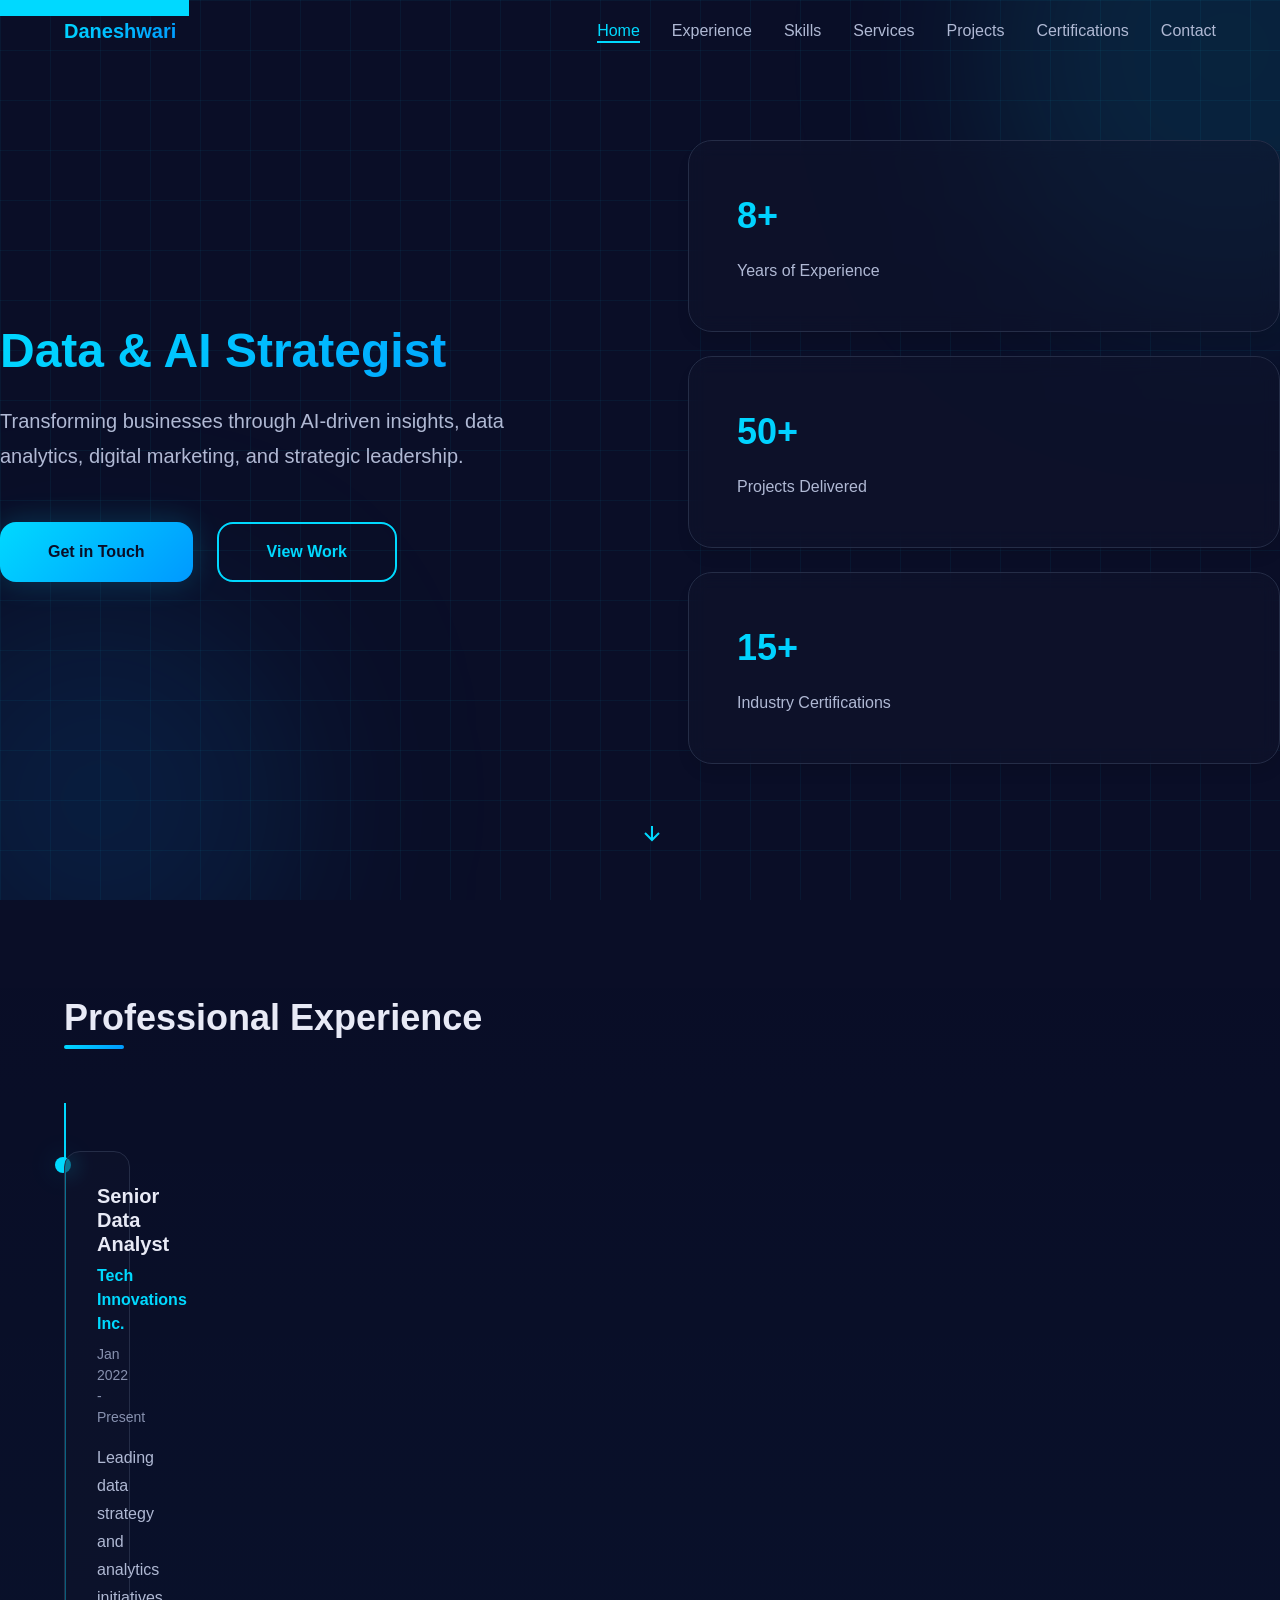
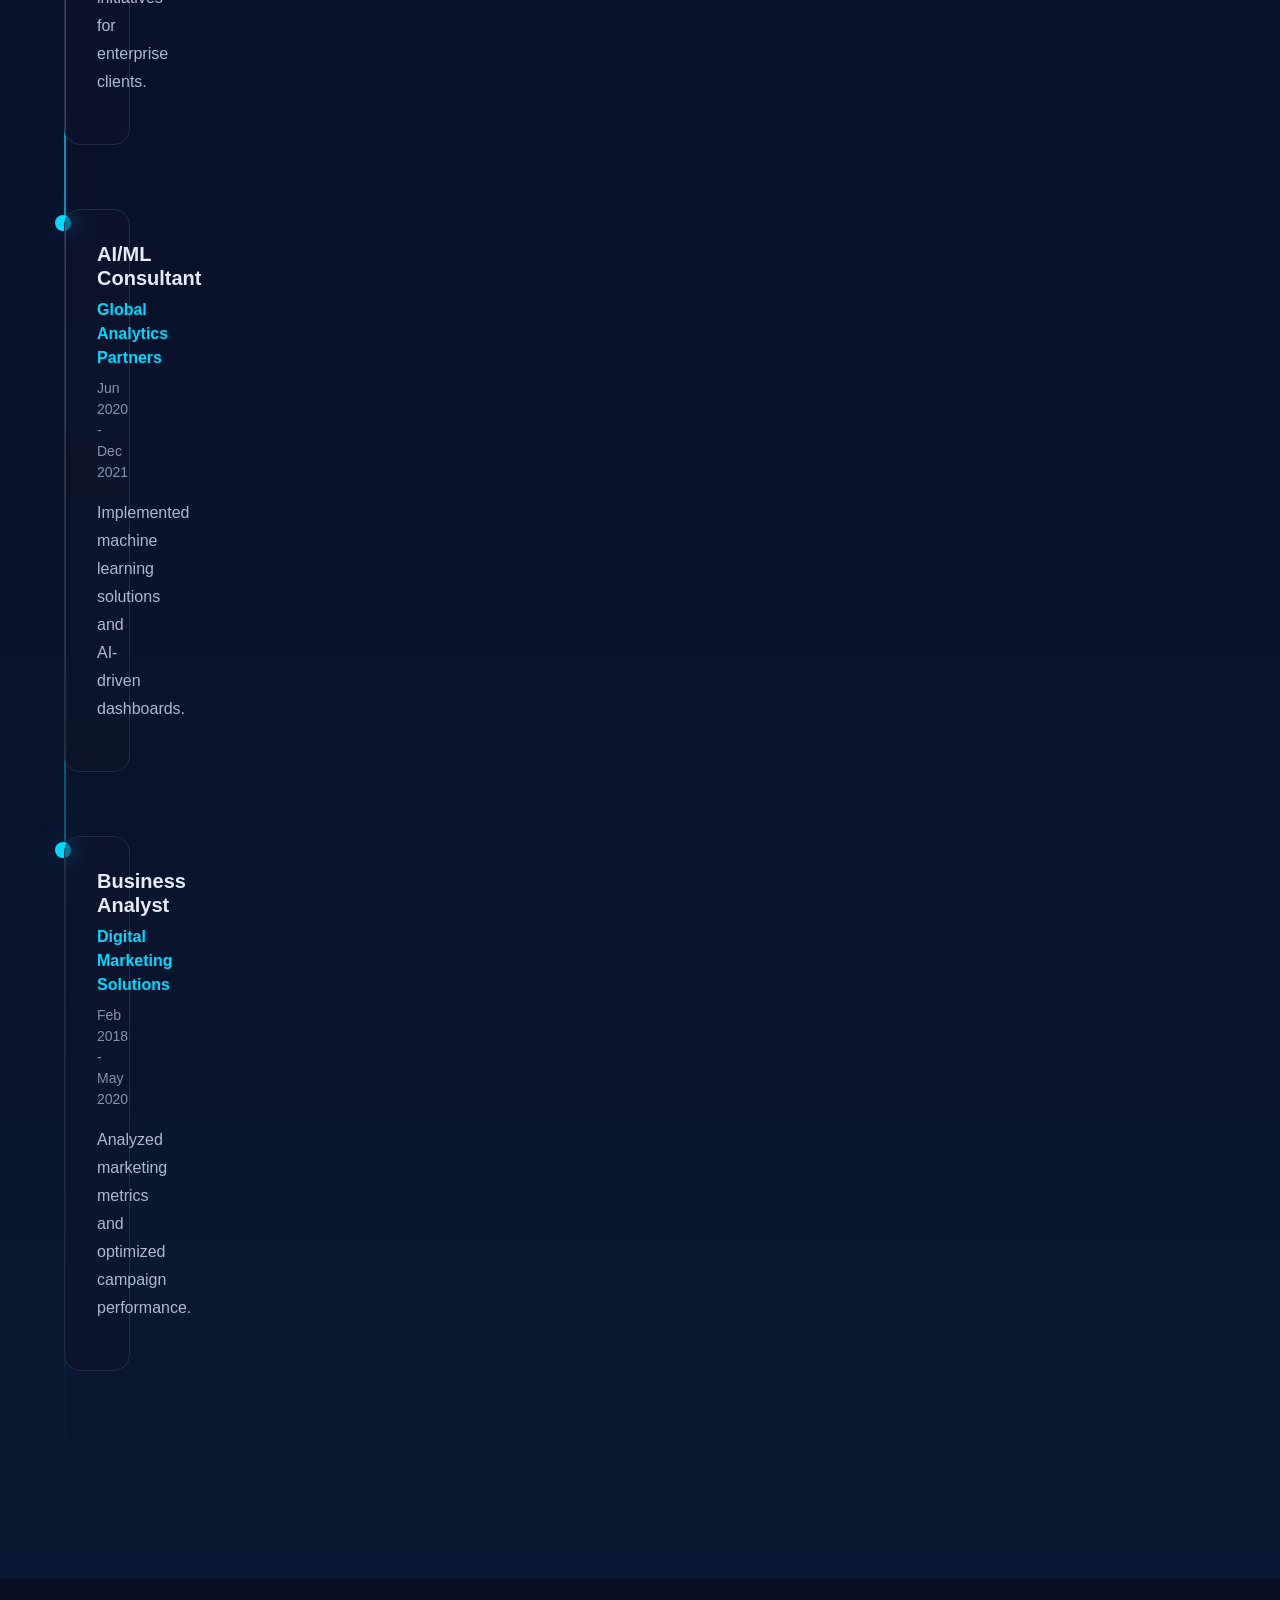
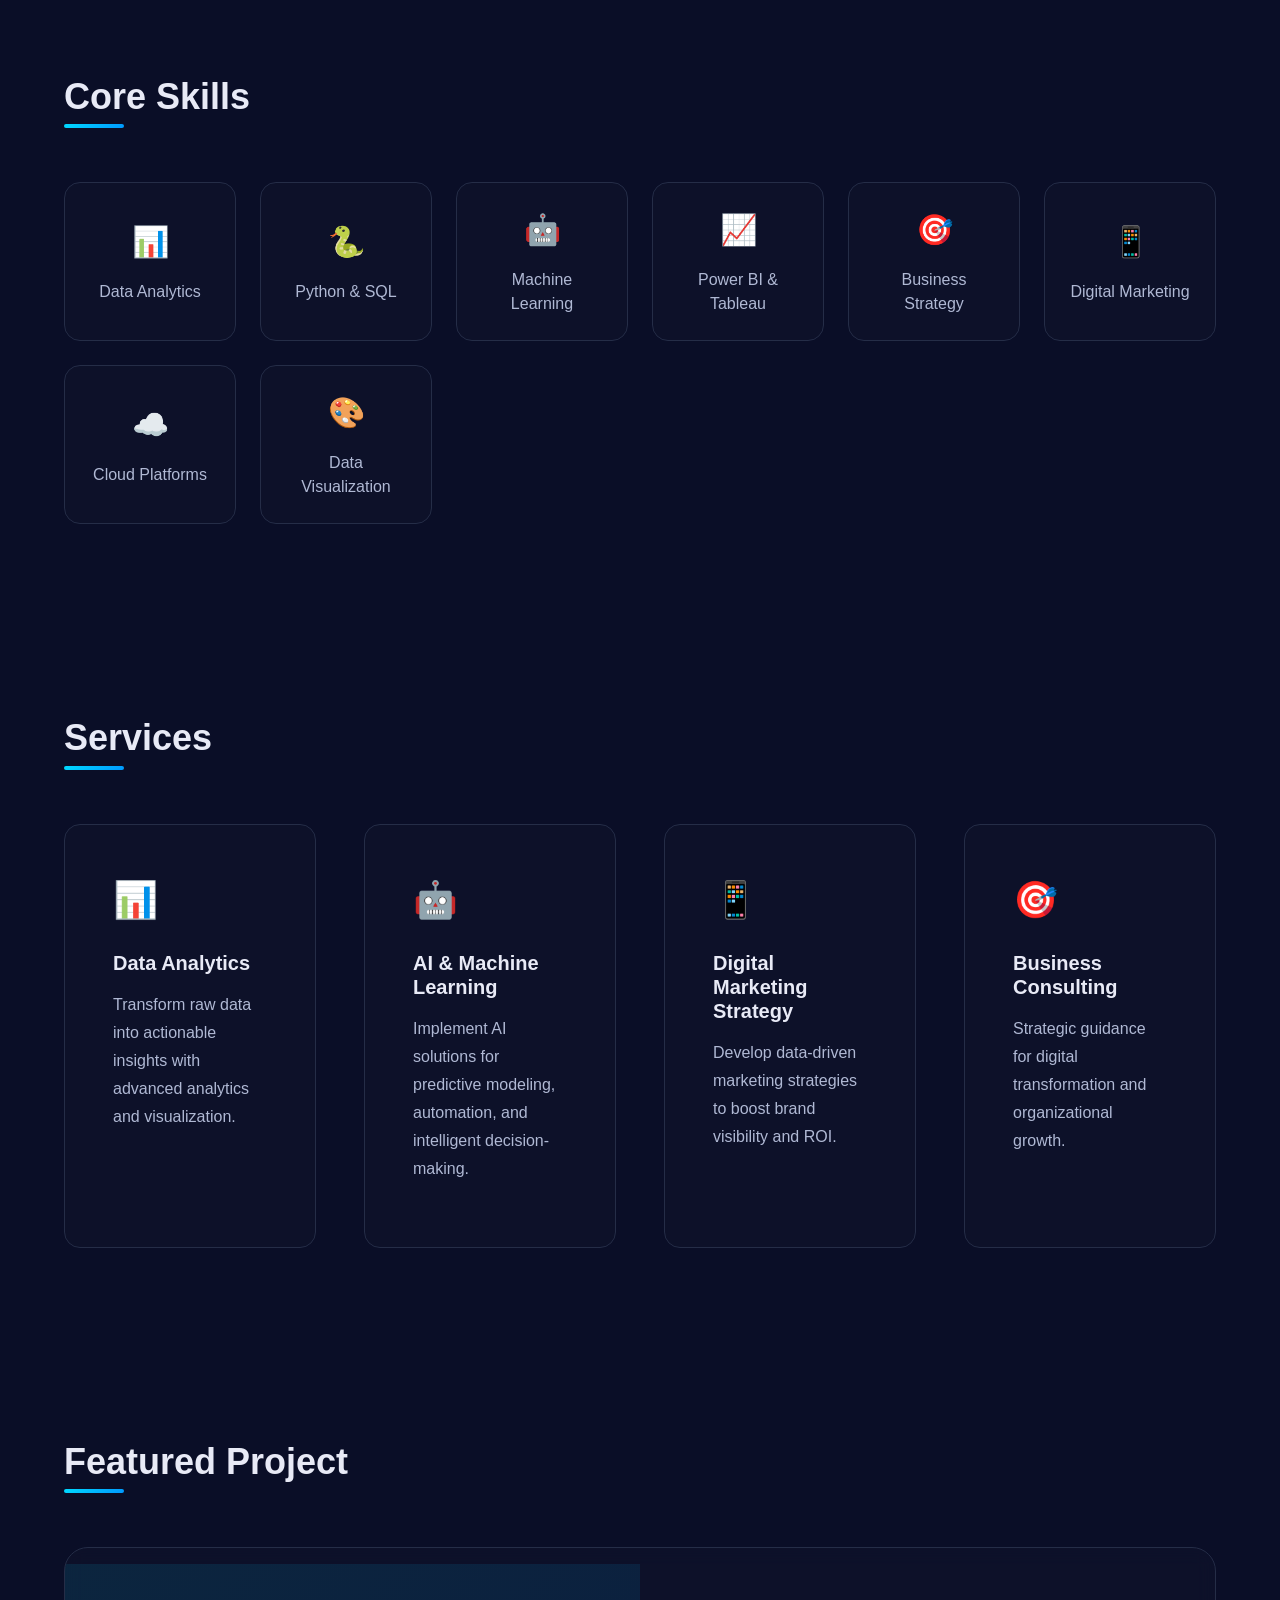
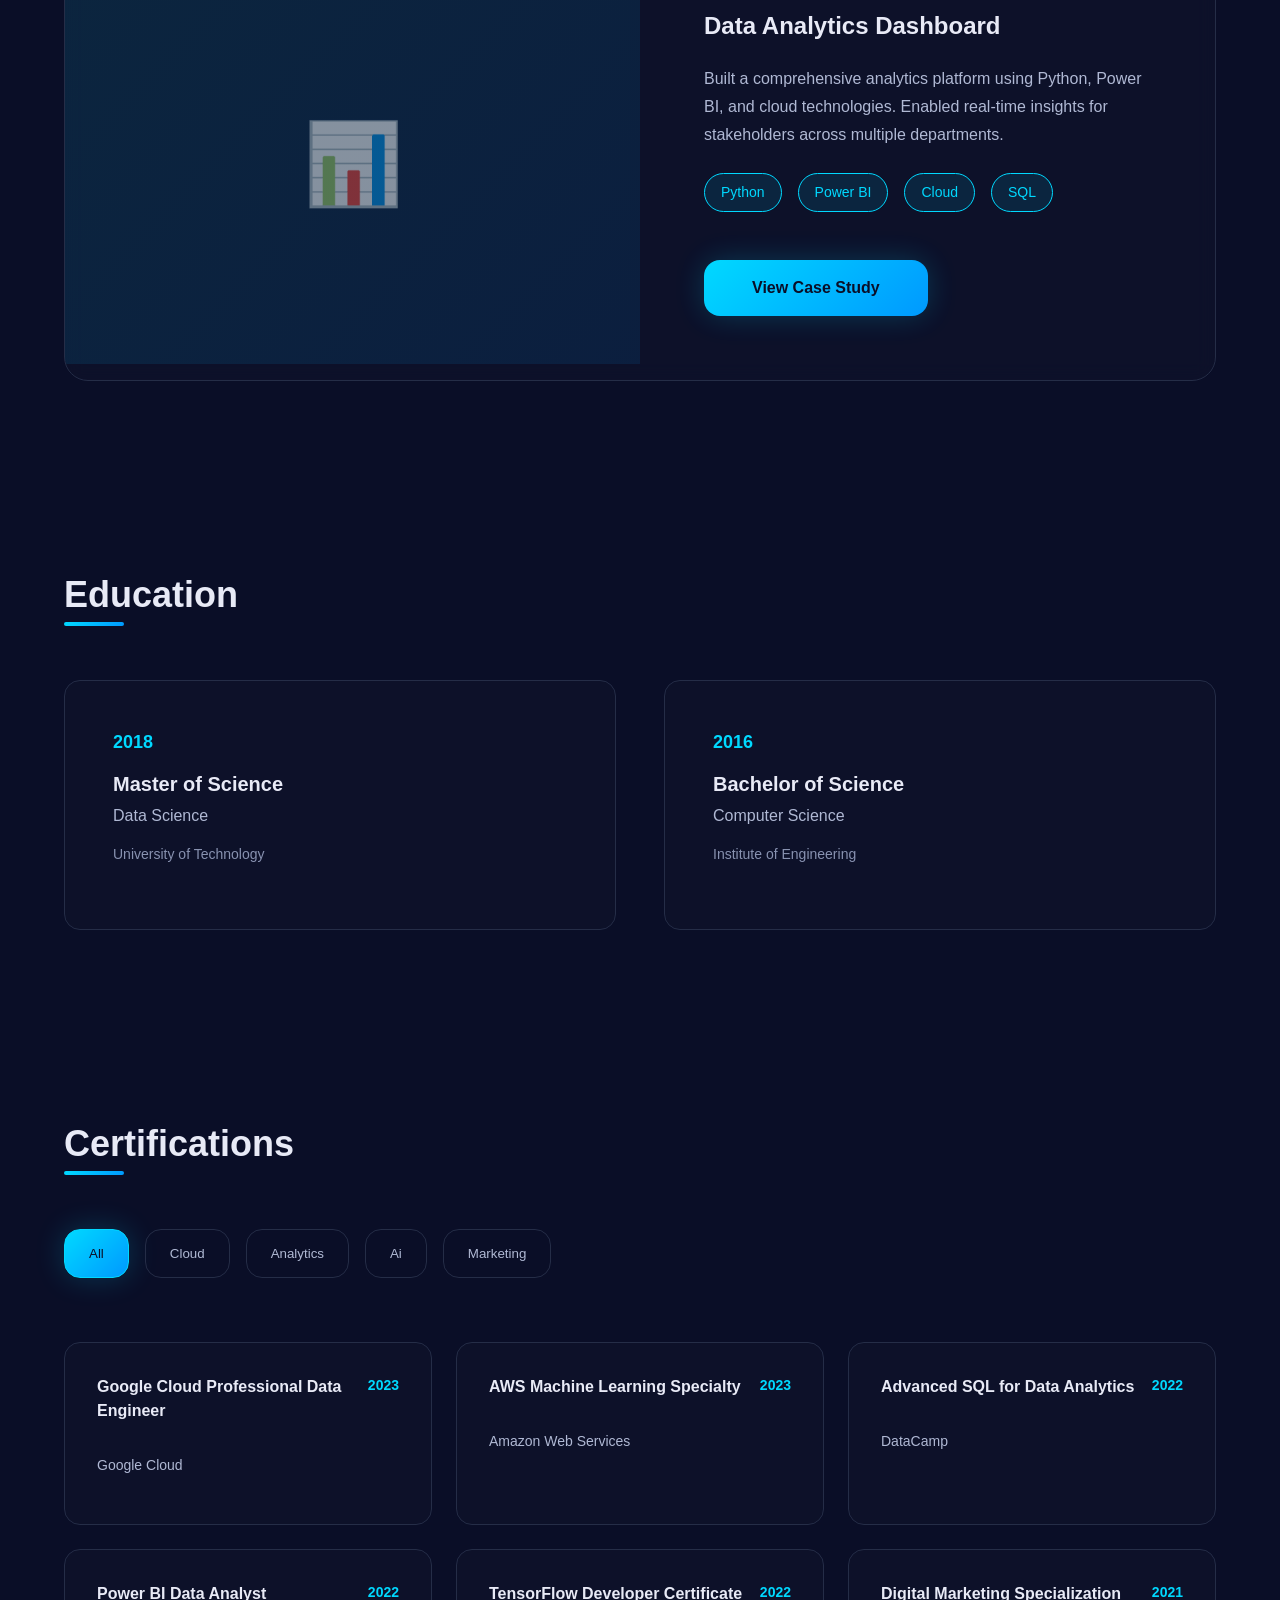
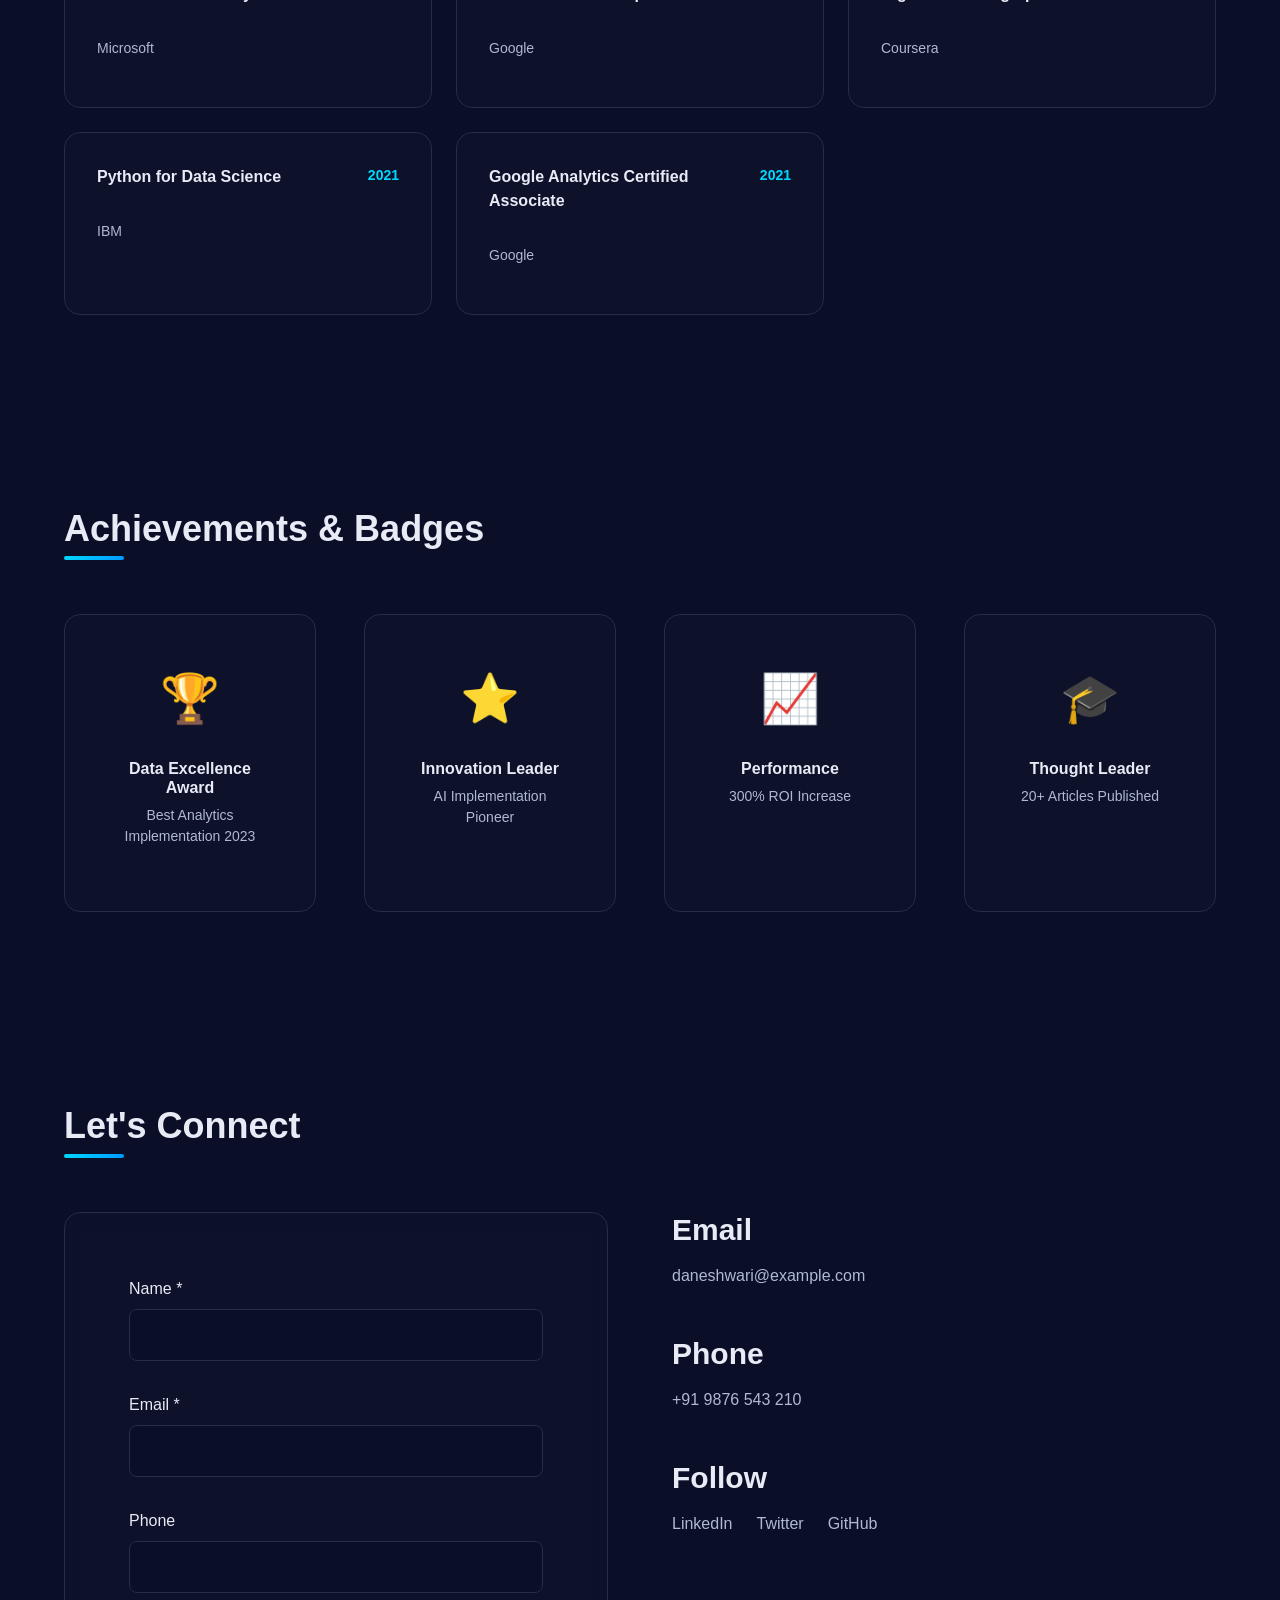
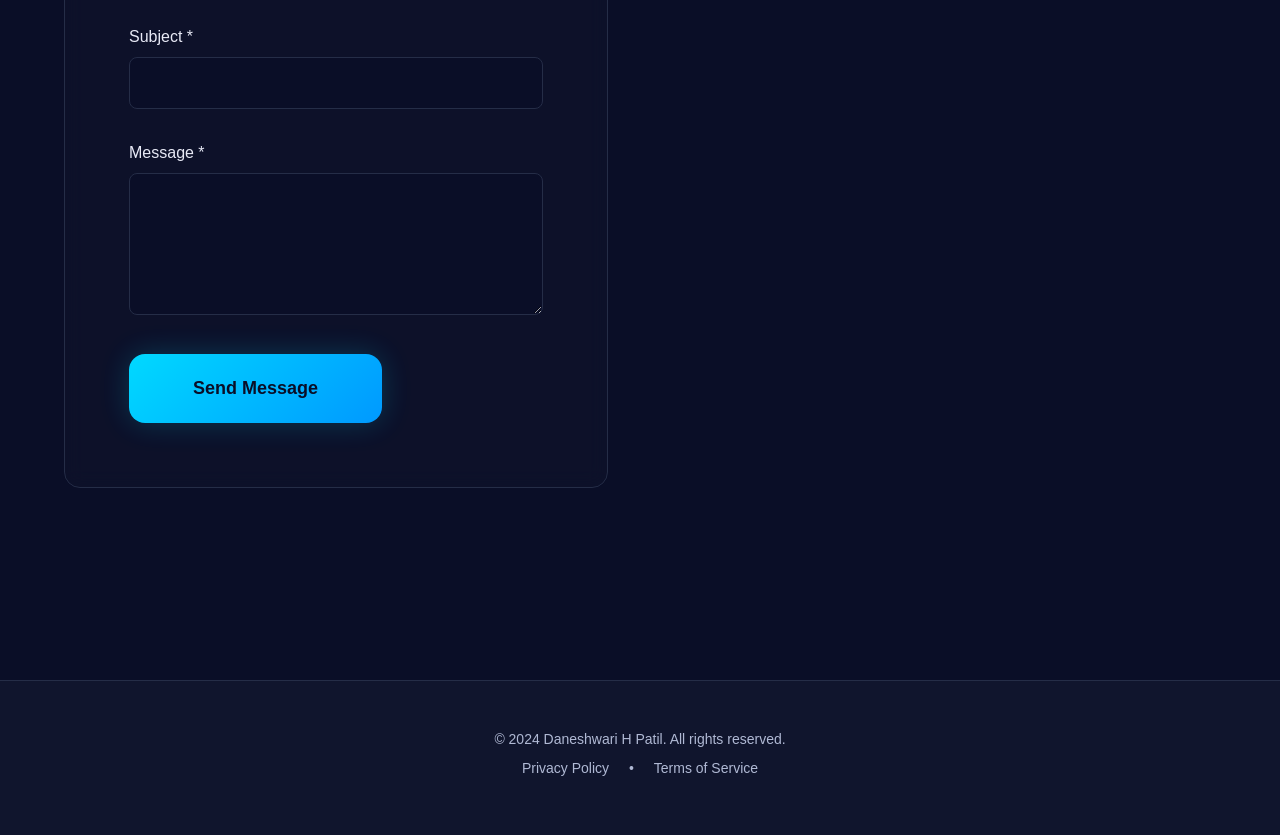
<file: site/index.html>
<!DOCTYPE html>
<html lang="en">
<head>
    <meta charset="UTF-8">
    <meta name="viewport" content="width=device-width, initial-scale=1.0">
    <meta name="description" content="Daneshwari H Patil — Portfolio showcasing AI, Data Analytics, Digital Marketing & Business Strategy expertise.">
    <meta name="theme-color" content="#0a0e27">
    <title>Daneshwari H Patil — Portfolio</title>
    
    <!-- Favicon -->
    <link rel="icon" href="data:image/svg+xml,<svg xmlns='http://www.w3.org/2000/svg' viewBox='0 0 100 100'><rect fill='%230a0e27' width='100' height='100'/><text x='50' y='60' font-size='60' font-weight='bold' text-anchor='middle' fill='%2300d9ff'>D</text></svg>" type="image/svg+xml">
    
    <!-- Stylesheets -->
    <link rel="stylesheet" href="assets/css/styles.css">
</head>
<body>
    <!-- Skip to main content (accessibility) -->
    <a href="#main" class="skip-link">Skip to main content</a>

    <!-- Navigation -->
    <nav class="nav" role="navigation" aria-label="Main navigation">
        <div class="nav__container">
            <div class="nav__logo">
                <span class="nav__logo-text">Daneshwari</span>
            </div>
            <button class="nav__toggle" aria-label="Toggle navigation menu" aria-expanded="false">
                <span></span>
                <span></span>
                <span></span>
            </button>
            <ul class="nav__menu">
                <li><a href="#hero" class="nav__link">Home</a></li>
                <li><a href="#experience" class="nav__link">Experience</a></li>
                <li><a href="#skills" class="nav__link">Skills</a></li>
                <li><a href="#services" class="nav__link">Services</a></li>
                <li><a href="#projects" class="nav__link">Projects</a></li>
                <li><a href="#certifications" class="nav__link">Certifications</a></li>
                <li><a href="#contact" class="nav__link">Contact</a></li>
            </ul>
        </div>
    </nav>

    <!-- Main Content -->
    <main id="main">
        <!-- Hero Section -->
        <section id="hero" class="hero" role="banner">
            <div class="hero__background">
                <div class="hero__grid"></div>
                <div class="hero__glow hero__glow--1"></div>
                <div class="hero__glow hero__glow--2"></div>
            </div>
            <div class="hero__content">
                <div class="hero__text reveal">
                    <h1 class="hero__title">
                        Data & AI Strategist
                    </h1>
                    <p class="hero__subtitle">
                        Transforming businesses through AI-driven insights, data analytics, digital marketing, and strategic leadership.
                    </p>
                    <div class="hero__ctas">
                        <a href="#contact" class="btn btn-primary btn-magnetic">Get in Touch</a>
                        <a href="#projects" class="btn btn-secondary btn-magnetic">View Work</a>
                    </div>
                </div>
                <div class="hero__cards">
                    <div class="float-card reveal-stagger" style="--stagger: 1">
                        <div class="card-stat">
                            <div class="card-stat__number">8+</div>
                            <div class="card-stat__label">Years of Experience</div>
                        </div>
                    </div>
                    <div class="float-card reveal-stagger" style="--stagger: 2">
                        <div class="card-stat">
                            <div class="card-stat__number">50+</div>
                            <div class="card-stat__label">Projects Delivered</div>
                        </div>
                    </div>
                    <div class="float-card reveal-stagger" style="--stagger: 3">
                        <div class="card-stat">
                            <div class="card-stat__number">15+</div>
                            <div class="card-stat__label">Industry Certifications</div>
                        </div>
                    </div>
                </div>
            </div>
            <div class="hero__scroll-cue reveal">
                <svg width="24" height="24" viewBox="0 0 24 24" fill="none" stroke="currentColor" stroke-width="2">
                    <path d="M12 5v14M5 12l7 7 7-7"/>
                </svg>
            </div>
        </section>

        <!-- Experience / Timeline Section -->
        <section id="experience" class="experience" role="region" aria-labelledby="experience-heading">
            <div class="container">
                <h2 id="experience-heading" class="section-header reveal">Professional Experience</h2>
                <div class="timeline" id="timeline"></div>
            </div>
        </section>

        <!-- Skills Section -->
        <section id="skills" class="skills" role="region" aria-labelledby="skills-heading">
            <div class="container">
                <h2 id="skills-heading" class="section-header reveal">Core Skills</h2>
                <div class="skills__grid" id="skillsGrid"></div>
            </div>
        </section>

        <!-- Services Section -->
        <section id="services" class="services" role="region" aria-labelledby="services-heading">
            <div class="container">
                <h2 id="services-heading" class="section-header reveal">Services</h2>
                <div class="services__grid" id="servicesGrid"></div>
            </div>
        </section>

        <!-- Projects Section -->
        <section id="projects" class="projects" role="region" aria-labelledby="projects-heading">
            <div class="container">
                <h2 id="projects-heading" class="section-header reveal">Featured Project</h2>
                <div class="projects__featured reveal">
                    <div class="project-card">
                        <div class="project-card__image">
                            <div class="project-card__image-placeholder">📊</div>
                        </div>
                        <div class="project-card__content">
                            <h3 class="project-card__title">Data Analytics Dashboard</h3>
                            <p class="project-card__description">
                                Built a comprehensive analytics platform using Python, Power BI, and cloud technologies. 
                                Enabled real-time insights for stakeholders across multiple departments.
                            </p>
                            <div class="project-card__tags">
                                <span class="tag">Python</span>
                                <span class="tag">Power BI</span>
                                <span class="tag">Cloud</span>
                                <span class="tag">SQL</span>
                            </div>
                            <a href="#" class="btn btn-primary btn-magnetic">View Case Study</a>
                        </div>
                    </div>
                </div>
            </div>
        </section>

        <!-- Education Section -->
        <section id="education" class="education" role="region" aria-labelledby="education-heading">
            <div class="container">
                <h2 id="education-heading" class="section-header reveal">Education</h2>
                <div class="education__cards" id="educationCards"></div>
            </div>
        </section>

        <!-- Certifications Section -->
        <section id="certifications" class="certifications" role="region" aria-labelledby="certifications-heading">
            <div class="container">
                <h2 id="certifications-heading" class="section-header reveal">Certifications</h2>
                <div class="certifications__filters" id="certFilters"></div>
                <div class="certifications__grid" id="certificationsGrid"></div>
            </div>
        </section>

        <!-- Achievements Section -->
        <section id="achievements" class="achievements" role="region" aria-labelledby="achievements-heading">
            <div class="container">
                <h2 id="achievements-heading" class="section-header reveal">Achievements & Badges</h2>
                <div class="achievements__grid" id="achievementsGrid"></div>
            </div>
        </section>

        <!-- Contact Section -->
        <section id="contact" class="contact" role="region" aria-labelledby="contact-heading">
            <div class="container">
                <h2 id="contact-heading" class="section-header reveal">Let's Connect</h2>
                <div class="contact__content">
                    <div class="contact__form-wrapper reveal">
                        <form id="contactForm" class="contact__form" novalidate>
                            <div class="form-group">
                                <label for="name" class="form-label">Name *</label>
                                <input 
                                    type="text" 
                                    id="name" 
                                    name="name" 
                                    class="form-input" 
                                    required 
                                    aria-required="true"
                                    autocomplete="name"
                                />
                                <span class="form-error" role="alert"></span>
                            </div>

                            <div class="form-group">
                                <label for="email" class="form-label">Email *</label>
                                <input 
                                    type="email" 
                                    id="email" 
                                    name="email" 
                                    class="form-input" 
                                    required 
                                    aria-required="true"
                                    autocomplete="email"
                                />
                                <span class="form-error" role="alert"></span>
                            </div>

                            <div class="form-group">
                                <label for="phone" class="form-label">Phone</label>
                                <input 
                                    type="tel" 
                                    id="phone" 
                                    name="phone" 
                                    class="form-input"
                                    autocomplete="tel"
                                />
                            </div>

                            <div class="form-group">
                                <label for="subject" class="form-label">Subject *</label>
                                <input 
                                    type="text" 
                                    id="subject" 
                                    name="subject" 
                                    class="form-input" 
                                    required 
                                    aria-required="true"
                                />
                                <span class="form-error" role="alert"></span>
                            </div>

                            <div class="form-group">
                                <label for="message" class="form-label">Message *</label>
                                <textarea 
                                    id="message" 
                                    name="message" 
                                    class="form-textarea" 
                                    rows="6" 
                                    required 
                                    aria-required="true"
                                ></textarea>
                                <span class="form-error" role="alert"></span>
                            </div>

                            <button type="submit" class="btn btn-primary btn-magnetic btn-large">
                                <span class="btn__text">Send Message</span>
                                <span class="btn__loader" aria-hidden="true"></span>
                            </button>
                            <div class="form-message" role="status"></div>
                        </form>
                    </div>
                    <div class="contact__info reveal">
                        <div class="contact__info-item">
                            <h3>Email</h3>
                            <a href="mailto:daneshwari@example.com">daneshwari@example.com</a>
                        </div>
                        <div class="contact__info-item">
                            <h3>Phone</h3>
                            <a href="tel:+919876543210">+91 9876 543 210</a>
                        </div>
                        <div class="contact__info-item">
                            <h3>Follow</h3>
                            <div class="social-links">
                                <a href="#" class="social-link" aria-label="LinkedIn">LinkedIn</a>
                                <a href="#" class="social-link" aria-label="Twitter">Twitter</a>
                                <a href="#" class="social-link" aria-label="GitHub">GitHub</a>
                            </div>
                        </div>
                    </div>
                </div>
            </div>
        </section>
    </main>

    <!-- Footer -->
    <footer class="footer">
        <div class="container">
            <p>&copy; 2024 Daneshwari H Patil. All rights reserved.</p>
            <p class="footer__links">
                <a href="#">Privacy Policy</a> • 
                <a href="#">Terms of Service</a>
            </p>
        </div>
    </footer>

    <!-- Scripts -->
    <script src="assets/js/script.js"></script>
</body>
</html>
</file>
<file: site/assets/css/styles.css>
/* ========================================
   Daneshwari's Portfolio Site - Stylesheet
   ======================================== */

/* ========================================
   Design Tokens (Color, Typography, Spacing)
   ======================================== */

:root {
    /* Colors - Midnight Theme */
    --color-bg: #0a0e27;
    --color-surface: #10152d;
    --color-surface-light: #1a1f3a;
    --color-border: #252d47;
    --color-text: #e8eaf6;
    --color-text-secondary: #b0b9d4;
    --color-text-tertiary: #8892b0;
    --color-accent: #00d9ff;
    --color-accent-dark: #00a8cc;
    --color-success: #4ade80;
    --color-warning: #fbbf24;
    --color-error: #f87171;

    /* Gradients */
    --gradient-accent: linear-gradient(135deg, #00d9ff 0%, #0099ff 100%);
    --gradient-dark: linear-gradient(135deg, #0a0e27 0%, #10152d 100%);

    /* Typography */
    --font-family-base: -apple-system, BlinkMacSystemFont, 'Segoe UI', Roboto, 'Helvetica Neue', Arial, sans-serif;
    --font-family-mono: 'Fira Code', 'Courier New', monospace;
    --font-size-xs: 0.75rem;
    --font-size-sm: 0.875rem;
    --font-size-base: 1rem;
    --font-size-lg: 1.125rem;
    --font-size-xl: 1.25rem;
    --font-size-2xl: 1.5rem;
    --font-size-3xl: 1.875rem;
    --font-size-4xl: 2.25rem;
    --font-size-5xl: 3rem;
    --font-weight-light: 300;
    --font-weight-normal: 400;
    --font-weight-medium: 500;
    --font-weight-semibold: 600;
    --font-weight-bold: 700;

    /* Line Heights */
    --line-height-tight: 1.2;
    --line-height-normal: 1.5;
    --line-height-relaxed: 1.75;

    /* Spacing */
    --space-xs: 0.25rem;
    --space-sm: 0.5rem;
    --space-md: 1rem;
    --space-lg: 1.5rem;
    --space-xl: 2rem;
    --space-2xl: 3rem;
    --space-3xl: 4rem;
    --space-4xl: 6rem;

    /* Border Radius */
    --radius-sm: 0.375rem;
    --radius-md: 0.5rem;
    --radius-lg: 1rem;
    --radius-xl: 1.5rem;
    --radius-full: 9999px;

    /* Shadows */
    --shadow-sm: 0 1px 2px 0 rgba(0, 0, 0, 0.05);
    --shadow-md: 0 4px 6px -1px rgba(0, 0, 0, 0.1);
    --shadow-lg: 0 10px 15px -3px rgba(0, 0, 0, 0.1);
    --shadow-xl: 0 20px 25px -5px rgba(0, 0, 0, 0.1);
    --shadow-2xl: 0 25px 50px -12px rgba(0, 0, 0, 0.25);
    --shadow-glow: 0 0 30px rgba(0, 217, 255, 0.2);

    /* Transitions & Animations */
    --duration-fast: 150ms;
    --duration-base: 300ms;
    --duration-slow: 500ms;
    --easing-in: cubic-bezier(0.4, 0, 1, 1);
    --easing-out: cubic-bezier(0, 0, 0.2, 1);
    --easing-in-out: cubic-bezier(0.4, 0, 0.2, 1);

    /* Stagger Animation */
    --stagger: 1;
}

/* ========================================
   Base Styles & Resets
   ======================================== */

* {
    margin: 0;
    padding: 0;
    box-sizing: border-box;
}

html {
    scroll-behavior: smooth;
}

body {
    font-family: var(--font-family-base);
    background-color: var(--color-bg);
    color: var(--color-text);
    line-height: var(--line-height-normal);
    font-size: var(--font-size-base);
}

/* Accessibility */
.skip-link {
    position: absolute;
    top: -40px;
    left: 0;
    background: var(--color-accent);
    color: var(--color-bg);
    padding: var(--space-md);
    text-decoration: none;
    z-index: 100;
    font-weight: var(--font-weight-semibold);
}

.skip-link:focus {
    top: 0;
}

/* Focus Visible */
:focus-visible {
    outline: 2px solid var(--color-accent);
    outline-offset: 2px;
}

/* Reduced Motion */
@media (prefers-reduced-motion: reduce) {
    *,
    *::before,
    *::after {
        animation-duration: 0.01ms !important;
        animation-iteration-count: 1 !important;
        transition-duration: 0.01ms !important;
    }

    html {
        scroll-behavior: auto;
    }
}

/* ========================================
   Typography
   ======================================== */

h1, h2, h3, h4, h5, h6 {
    font-weight: var(--font-weight-bold);
    line-height: var(--line-height-tight);
    margin-bottom: var(--space-md);
}

h1 {
    font-size: var(--font-size-5xl);
}

h2 {
    font-size: var(--font-size-4xl);
}

h3 {
    font-size: var(--font-size-3xl);
}

h4 {
    font-size: var(--font-size-2xl);
}

h5 {
    font-size: var(--font-size-xl);
}

h6 {
    font-size: var(--font-size-lg);
}

p {
    margin-bottom: var(--space-md);
}

a {
    color: var(--color-accent);
    text-decoration: none;
    transition: color var(--duration-base) var(--easing-in-out);
}

a:hover {
    color: var(--color-accent-dark);
}

/* ========================================
   Layout & Container
   ======================================== */

.container {
    max-width: 1200px;
    margin: 0 auto;
    padding: 0 var(--space-lg);
}

main {
    overflow: hidden;
}

section {
    padding: var(--space-4xl) 0;
}

@media (max-width: 768px) {
    section {
        padding: var(--space-3xl) 0;
    }

    .container {
        padding: 0 var(--space-md);
    }
}

/* ========================================
   Navigation
   ======================================== */

.nav {
    position: fixed;
    top: 0;
    left: 0;
    right: 0;
    z-index: 50;
    background: transparent;
    transition: background-color var(--duration-base) var(--easing-in-out);
}

.nav--scrolled {
    background-color: rgba(10, 14, 39, 0.95);
    backdrop-filter: blur(10px);
    box-shadow: var(--shadow-lg);
}

.nav__container {
    max-width: 1200px;
    margin: 0 auto;
    padding: var(--space-md) var(--space-lg);
    display: flex;
    justify-content: space-between;
    align-items: center;
}

.nav__logo {
    font-size: var(--font-size-xl);
    font-weight: var(--font-weight-bold);
}

.nav__logo-text {
    background: var(--gradient-accent);
    -webkit-background-clip: text;
    -webkit-text-fill-color: transparent;
    background-clip: text;
}

.nav__menu {
    display: flex;
    list-style: none;
    gap: var(--space-xl);
    align-items: center;
}

.nav__link {
    color: var(--color-text-secondary);
    font-weight: var(--font-weight-medium);
    position: relative;
    transition: color var(--duration-base) var(--easing-in-out);
}

.nav__link::after {
    content: '';
    position: absolute;
    bottom: -4px;
    left: 0;
    width: 0;
    height: 2px;
    background: var(--color-accent);
    transition: width var(--duration-base) var(--easing-in-out);
}

.nav__link:hover,
.nav__link--active {
    color: var(--color-accent);
}

.nav__link--active::after {
    width: 100%;
}

.nav__toggle {
    display: none;
    flex-direction: column;
    background: none;
    border: none;
    cursor: pointer;
    gap: 4px;
}

.nav__toggle span {
    width: 25px;
    height: 2px;
    background: var(--color-accent);
    transition: all var(--duration-base) var(--easing-in-out);
    border-radius: var(--radius-sm);
}

@media (max-width: 768px) {
    .nav__toggle {
        display: flex;
    }

    .nav__menu {
        position: fixed;
        top: 60px;
        left: 0;
        right: 0;
        flex-direction: column;
        gap: 0;
        background-color: var(--color-surface);
        padding: var(--space-lg);
        transform: translateX(-100%);
        transition: transform var(--duration-base) var(--easing-in-out);
        max-height: calc(100vh - 60px);
        overflow-y: auto;
    }

    .nav__menu--open {
        transform: translateX(0);
    }

    .nav__link {
        padding: var(--space-md) 0;
        border-bottom: 1px solid var(--color-border);
    }

    .nav__link::after {
        display: none;
    }

    .nav__link--active {
        color: var(--color-accent);
    }
}

/* ========================================
   Background Effects
   ======================================== */

.hero__background {
    position: fixed;
    top: 0;
    left: 0;
    right: 0;
    height: 100vh;
    z-index: -1;
    overflow: hidden;
}

.hero__grid {
    position: absolute;
    top: 0;
    left: 0;
    width: 100%;
    height: 100%;
    background-image:
        linear-gradient(rgba(0, 217, 255, 0.05) 1px, transparent 1px),
        linear-gradient(90deg, rgba(0, 217, 255, 0.05) 1px, transparent 1px);
    background-size: 50px 50px;
}

.hero__glow {
    position: absolute;
    border-radius: 50%;
    filter: blur(80px);
    opacity: 0.1;
    mix-blend-mode: screen;
}

.hero__glow--1 {
    width: 500px;
    height: 500px;
    background: var(--color-accent);
    top: -200px;
    right: -200px;
}

.hero__glow--2 {
    width: 400px;
    height: 400px;
    background: #0099ff;
    bottom: -100px;
    left: -100px;
}

/* ========================================
   Hero Section
   ======================================== */

.hero {
    position: relative;
    min-height: 100vh;
    display: flex;
    align-items: center;
    padding-top: 100px;
    overflow: hidden;
}

.hero__content {
    display: grid;
    grid-template-columns: 1fr 1fr;
    gap: var(--space-4xl);
    align-items: center;
    z-index: 1;
}

.hero__text {
    max-width: 600px;
}

.hero__title {
    font-size: var(--font-size-5xl);
    line-height: var(--line-height-tight);
    margin-bottom: var(--space-lg);
    background: var(--gradient-accent);
    -webkit-background-clip: text;
    -webkit-text-fill-color: transparent;
    background-clip: text;
}

.hero__subtitle {
    font-size: var(--font-size-xl);
    color: var(--color-text-secondary);
    margin-bottom: var(--space-2xl);
    line-height: var(--line-height-relaxed);
}

.hero__ctas {
    display: flex;
    gap: var(--space-lg);
}

.hero__cards {
    display: grid;
    gap: var(--space-lg);
}

.float-card {
    background: rgba(16, 21, 45, 0.5);
    border: 1px solid var(--color-border);
    border-radius: var(--radius-xl);
    padding: var(--space-2xl);
    backdrop-filter: blur(10px);
    box-shadow: var(--shadow-lg);
}

.card-stat__number {
    font-size: var(--font-size-4xl);
    font-weight: var(--font-weight-bold);
    background: var(--gradient-accent);
    -webkit-background-clip: text;
    -webkit-text-fill-color: transparent;
    background-clip: text;
    margin-bottom: var(--space-md);
}

.card-stat__label {
    color: var(--color-text-secondary);
    font-weight: var(--font-weight-medium);
}

.hero__scroll-cue {
    position: absolute;
    bottom: var(--space-2xl);
    left: 50%;
    transform: translateX(-50%);
    color: var(--color-accent);
    animation: bounce 2s infinite;
    z-index: 1;
}

@keyframes bounce {
    0%, 100% {
        transform: translateX(-50%) translateY(0);
    }
    50% {
        transform: translateX(-50%) translateY(10px);
    }
}

@media (max-width: 1024px) {
    .hero__content {
        grid-template-columns: 1fr;
    }

    .hero__cards {
        grid-template-columns: repeat(3, 1fr);
    }
}

@media (max-width: 768px) {
    .hero__title {
        font-size: var(--font-size-3xl);
    }

    .hero__subtitle {
        font-size: var(--font-size-base);
    }

    .hero__ctas {
        flex-direction: column;
    }

    .hero__cards {
        grid-template-columns: 1fr;
    }
}

/* ========================================
   Buttons
   ======================================== */

.btn {
    display: inline-flex;
    align-items: center;
    justify-content: center;
    padding: var(--space-md) var(--space-2xl);
    border-radius: var(--radius-lg);
    font-weight: var(--font-weight-semibold);
    border: none;
    cursor: pointer;
    transition: all var(--duration-base) var(--easing-in-out);
    font-size: var(--font-size-base);
}

.btn-primary {
    background: var(--gradient-accent);
    color: var(--color-bg);
    box-shadow: var(--shadow-glow);
}

.btn-primary:hover {
    transform: translateY(-2px);
    box-shadow: 0 0 40px rgba(0, 217, 255, 0.4);
}

.btn-secondary {
    background: transparent;
    color: var(--color-accent);
    border: 2px solid var(--color-accent);
}

.btn-secondary:hover {
    background: rgba(0, 217, 255, 0.1);
}

.btn-large {
    padding: var(--space-lg) var(--space-3xl);
    font-size: var(--font-size-lg);
}

.btn-magnetic {
    position: relative;
    transform: translate(var(--mx, 0), var(--my, 0));
}

.btn--loading {
    opacity: 0.7;
    pointer-events: none;
}

.btn__loader {
    display: none;
    width: 16px;
    height: 16px;
    margin-left: var(--space-md);
    border: 2px solid currentColor;
    border-radius: 50%;
    border-top-color: transparent;
    animation: spin 0.6s linear infinite;
}

.btn--loading .btn__loader {
    display: block;
}

@keyframes spin {
    to {
        transform: rotate(360deg);
    }
}

/* ========================================
   Section Header
   ======================================== */

.section-header {
    font-size: var(--font-size-4xl);
    font-weight: var(--font-weight-bold);
    margin-bottom: var(--space-3xl);
    position: relative;
    display: inline-block;
}

.section-header::after {
    content: '';
    position: absolute;
    bottom: -10px;
    left: 0;
    width: 60px;
    height: 4px;
    background: var(--gradient-accent);
    border-radius: var(--radius-full);
}

/* ========================================
   Timeline / Experience
   ======================================== */

.experience {
    background: linear-gradient(180deg, transparent 0%, rgba(0, 217, 255, 0.05) 100%);
}

.timeline {
    position: relative;
    padding: var(--space-2xl) 0;
}

.timeline::before {
    content: '';
    position: absolute;
    left: 0;
    top: 0;
    bottom: 0;
    width: 2px;
    background: linear-gradient(180deg, var(--color-accent) 0%, transparent 100%);
}

.timeline__item {
    display: grid;
    grid-template-columns: 50px 1fr;
    gap: var(--space-2xl);
    margin-bottom: var(--space-3xl);
    position: relative;
}

.timeline__marker {
    width: 16px;
    height: 16px;
    background: var(--color-accent);
    border-radius: 50%;
    position: absolute;
    left: -9px;
    top: 6px;
    box-shadow: var(--shadow-glow);
}

.timeline__content {
    background: rgba(16, 21, 45, 0.5);
    border: 1px solid var(--color-border);
    border-radius: var(--radius-lg);
    padding: var(--space-xl);
    backdrop-filter: blur(10px);
}

.timeline__title {
    font-size: var(--font-size-xl);
    margin-bottom: var(--space-sm);
}

.timeline__company {
    color: var(--color-accent);
    font-weight: var(--font-weight-semibold);
    margin-bottom: var(--space-sm);
}

.timeline__period {
    color: var(--color-text-tertiary);
    font-size: var(--font-size-sm);
    margin-bottom: var(--space-md);
}

.timeline__description {
    color: var(--color-text-secondary);
    line-height: var(--line-height-relaxed);
}

@media (max-width: 768px) {
    .timeline {
        padding-left: var(--space-lg);
    }

    .timeline::before {
        left: -1px;
    }

    .timeline__item {
        grid-template-columns: 30px 1fr;
        gap: var(--space-lg);
    }

    .timeline__marker {
        width: 12px;
        height: 12px;
        left: -7px;
    }
}

/* ========================================
   Skills Section
   ======================================== */

.skills__grid {
    display: grid;
    grid-template-columns: repeat(auto-fit, minmax(150px, 1fr));
    gap: var(--space-lg);
}

.skill-chip {
    display: flex;
    flex-direction: column;
    align-items: center;
    justify-content: center;
    padding: var(--space-lg);
    background: rgba(16, 21, 45, 0.5);
    border: 1px solid var(--color-border);
    border-radius: var(--radius-lg);
    text-align: center;
    transition: all var(--duration-base) var(--easing-in-out);
    cursor: pointer;
}

.skill-chip:hover {
    border-color: var(--color-accent);
    transform: translateY(-4px);
    box-shadow: var(--shadow-glow);
}

.skill-chip__icon {
    font-size: var(--font-size-3xl);
    margin-bottom: var(--space-md);
}

.skill-chip__text {
    color: var(--color-text-secondary);
    font-weight: var(--font-weight-medium);
}

/* ========================================
   Services Section
   ======================================== */

.services__grid {
    display: grid;
    grid-template-columns: repeat(auto-fit, minmax(250px, 1fr));
    gap: var(--space-2xl);
}

.service-card {
    background: rgba(16, 21, 45, 0.5);
    border: 1px solid var(--color-border);
    border-radius: var(--radius-lg);
    padding: var(--space-2xl);
    transition: all var(--duration-base) var(--easing-in-out);
}

.service-card:hover {
    border-color: var(--color-accent);
    transform: translateY(-8px);
    box-shadow: var(--shadow-glow);
}

.service-card__icon {
    font-size: var(--font-size-4xl);
    margin-bottom: var(--space-lg);
}

.service-card__title {
    font-size: var(--font-size-xl);
    margin-bottom: var(--space-md);
}

.service-card__description {
    color: var(--color-text-secondary);
    line-height: var(--line-height-relaxed);
}

/* ========================================
   Projects Section
   ======================================== */

.projects__featured {
    background: rgba(16, 21, 45, 0.5);
    border: 1px solid var(--color-border);
    border-radius: var(--radius-xl);
    overflow: hidden;
    backdrop-filter: blur(10px);
}

.project-card {
    display: grid;
    grid-template-columns: 1fr 1fr;
    align-items: center;
}

.project-card__image {
    background: linear-gradient(135deg, rgba(0, 217, 255, 0.1) 0%, rgba(0, 153, 255, 0.1) 100%);
    min-height: 400px;
    display: flex;
    align-items: center;
    justify-content: center;
}

.project-card__image-placeholder {
    font-size: 80px;
    opacity: 0.5;
}

.project-card__content {
    padding: var(--space-3xl);
}

.project-card__title {
    font-size: var(--font-size-2xl);
    margin-bottom: var(--space-lg);
}

.project-card__description {
    color: var(--color-text-secondary);
    line-height: var(--line-height-relaxed);
    margin-bottom: var(--space-lg);
}

.project-card__tags {
    display: flex;
    flex-wrap: wrap;
    gap: var(--space-md);
    margin-bottom: var(--space-2xl);
}

.tag {
    display: inline-block;
    padding: var(--space-sm) var(--space-md);
    background: rgba(0, 217, 255, 0.1);
    border: 1px solid var(--color-accent);
    border-radius: var(--radius-full);
    color: var(--color-accent);
    font-size: var(--font-size-sm);
    font-weight: var(--font-weight-medium);
}

@media (max-width: 1024px) {
    .project-card {
        grid-template-columns: 1fr;
    }

    .project-card__image {
        min-height: 300px;
    }
}

/* ========================================
   Education Section
   ======================================== */

.education__cards {
    display: grid;
    grid-template-columns: repeat(auto-fit, minmax(280px, 1fr));
    gap: var(--space-2xl);
}

.education-card {
    background: rgba(16, 21, 45, 0.5);
    border: 1px solid var(--color-border);
    border-radius: var(--radius-lg);
    padding: var(--space-2xl);
    position: relative;
    overflow: hidden;
    transition: all var(--duration-base) var(--easing-in-out);
}

.education-card::before {
    content: '';
    position: absolute;
    top: 0;
    left: 0;
    width: 4px;
    height: 100%;
    background: var(--gradient-accent);
    transform: scaleY(0);
    transform-origin: top;
    transition: transform var(--duration-base) var(--easing-in-out);
}

.education-card:hover::before {
    transform: scaleY(1);
}

.education-card__year {
    color: var(--color-accent);
    font-weight: var(--font-weight-bold);
    font-size: var(--font-size-lg);
    margin-bottom: var(--space-md);
}

.education-card__degree {
    font-size: var(--font-size-xl);
    margin-bottom: var(--space-sm);
}

.education-card__field {
    color: var(--color-text-secondary);
    margin-bottom: var(--space-md);
}

.education-card__institution {
    color: var(--color-text-tertiary);
    font-size: var(--font-size-sm);
}

/* ========================================
   Certifications Section
   ======================================== */

.certifications__filters {
    display: flex;
    flex-wrap: wrap;
    gap: var(--space-md);
    margin-bottom: var(--space-3xl);
}

.cert-filter {
    padding: var(--space-md) var(--space-lg);
    background: transparent;
    border: 1px solid var(--color-border);
    border-radius: var(--radius-lg);
    color: var(--color-text-secondary);
    font-weight: var(--font-weight-medium);
    cursor: pointer;
    transition: all var(--duration-base) var(--easing-in-out);
}

.cert-filter:hover {
    border-color: var(--color-accent);
    color: var(--color-accent);
}

.cert-filter--active {
    background: var(--gradient-accent);
    border-color: var(--color-accent);
    color: var(--color-bg);
    box-shadow: var(--shadow-glow);
}

.certifications__grid {
    display: grid;
    grid-template-columns: repeat(auto-fill, minmax(280px, 1fr));
    gap: var(--space-lg);
}

.cert-card {
    background: rgba(16, 21, 45, 0.5);
    border: 1px solid var(--color-border);
    border-radius: var(--radius-lg);
    padding: var(--space-xl);
    transition: all var(--duration-base) var(--easing-in-out);
}

.cert-card:hover {
    border-color: var(--color-accent);
    transform: translateY(-4px);
    box-shadow: var(--shadow-glow);
}

.cert-card__header {
    display: flex;
    justify-content: space-between;
    align-items: flex-start;
    gap: var(--space-md);
    margin-bottom: var(--space-md);
}

.cert-card__name {
    font-size: var(--font-size-base);
    line-height: var(--line-height-normal);
}

.cert-card__year {
    color: var(--color-accent);
    font-weight: var(--font-weight-bold);
    white-space: nowrap;
    font-size: var(--font-size-sm);
}

.cert-card__issuer {
    color: var(--color-text-secondary);
    font-size: var(--font-size-sm);
}

/* ========================================
   Achievements Section
   ======================================== */

.achievements__grid {
    display: grid;
    grid-template-columns: repeat(auto-fit, minmax(200px, 1fr));
    gap: var(--space-2xl);
}

.achievement-badge {
    display: flex;
    flex-direction: column;
    align-items: center;
    text-align: center;
    padding: var(--space-2xl);
    background: rgba(16, 21, 45, 0.5);
    border: 1px solid var(--color-border);
    border-radius: var(--radius-lg);
    transition: all var(--duration-base) var(--easing-in-out);
}

.achievement-badge:hover {
    transform: scale(1.05);
    border-color: var(--color-accent);
    box-shadow: var(--shadow-glow);
}

.achievement-badge__icon {
    font-size: 48px;
    margin-bottom: var(--space-lg);
}

.achievement-badge__title {
    font-size: var(--font-size-base);
    margin-bottom: var(--space-sm);
}

.achievement-badge__description {
    color: var(--color-text-secondary);
    font-size: var(--font-size-sm);
}

/* ========================================
   Contact Form
   ======================================== */

.contact__content {
    display: grid;
    grid-template-columns: 1fr 1fr;
    gap: var(--space-3xl);
    align-items: start;
}

.contact__form-wrapper {
    background: rgba(16, 21, 45, 0.5);
    border: 1px solid var(--color-border);
    border-radius: var(--radius-lg);
    padding: var(--space-3xl);
    backdrop-filter: blur(10px);
}

.form-group {
    margin-bottom: var(--space-xl);
}

.form-label {
    display: block;
    margin-bottom: var(--space-sm);
    font-weight: var(--font-weight-medium);
}

.form-input,
.form-textarea {
    width: 100%;
    padding: var(--space-md);
    background: rgba(10, 14, 39, 0.7);
    border: 1px solid var(--color-border);
    border-radius: var(--radius-md);
    color: var(--color-text);
    font-family: var(--font-family-base);
    font-size: var(--font-size-base);
    transition: all var(--duration-base) var(--easing-in-out);
}

.form-input:focus,
.form-textarea:focus {
    background: rgba(10, 14, 39, 0.9);
    border-color: var(--color-accent);
    box-shadow: 0 0 20px rgba(0, 217, 255, 0.2);
}

.form-input--error {
    border-color: var(--color-error);
    box-shadow: 0 0 20px rgba(248, 113, 113, 0.2);
}

.form-error {
    display: block;
    margin-top: var(--space-sm);
    color: var(--color-error);
    font-size: var(--font-size-sm);
}

.form-textarea {
    resize: vertical;
}

.form-message {
    margin-top: var(--space-lg);
    padding: var(--space-md);
    border-radius: var(--radius-md);
    font-weight: var(--font-weight-medium);
    display: none;
    text-align: center;
}

.form-message--success {
    display: block;
    background: rgba(74, 222, 128, 0.1);
    border: 1px solid var(--color-success);
    color: var(--color-success);
}

.form-message--error {
    display: block;
    background: rgba(248, 113, 113, 0.1);
    border: 1px solid var(--color-error);
    color: var(--color-error);
}

.form-message--info {
    display: block;
    background: rgba(0, 217, 255, 0.1);
    border: 1px solid var(--color-accent);
    color: var(--color-accent);
}

.contact__info {
    display: flex;
    flex-direction: column;
    gap: var(--space-2xl);
}

.contact__info-item h3 {
    margin-bottom: var(--space-md);
}

.contact__info-item a {
    display: block;
    color: var(--color-text-secondary);
    word-break: break-all;
    transition: color var(--duration-base) var(--easing-in-out);
}

.contact__info-item a:hover {
    color: var(--color-accent);
}

.social-links {
    display: flex;
    gap: var(--space-lg);
}

.social-link {
    color: var(--color-accent);
    text-decoration: none;
    font-weight: var(--font-weight-medium);
    position: relative;
}

.social-link::after {
    content: '';
    position: absolute;
    bottom: -4px;
    left: 0;
    width: 0;
    height: 2px;
    background: var(--color-accent);
    transition: width var(--duration-base) var(--easing-in-out);
}

.social-link:hover::after {
    width: 100%;
}

@media (max-width: 1024px) {
    .contact__content {
        grid-template-columns: 1fr;
    }
}

@media (max-width: 768px) {
    .contact__form-wrapper {
        padding: var(--space-xl);
    }
}

/* ========================================
   Footer
   ======================================== */

.footer {
    background: var(--color-surface);
    border-top: 1px solid var(--color-border);
    padding: var(--space-2xl) 0;
    margin-top: var(--space-4xl);
}

.footer .container {
    text-align: center;
}

.footer p {
    color: var(--color-text-secondary);
    font-size: var(--font-size-sm);
    margin-bottom: var(--space-sm);
}

.footer__links a {
    color: var(--color-text-secondary);
    text-decoration: none;
    margin: 0 var(--space-md);
}

.footer__links a:hover {
    color: var(--color-accent);
}

/* ========================================
   Animation: Reveal on Scroll
   ======================================== */

.reveal,
.reveal-stagger {
    opacity: 0;
    transform: translateY(30px);
}

.reveal--visible {
    animation: revealIn var(--duration-slow) var(--easing-out) forwards;
}

.reveal-stagger.reveal--visible {
    animation-delay: calc(var(--stagger) * 100ms);
}

@keyframes revealIn {
    to {
        opacity: 1;
        transform: translateY(0);
    }
}

/* ========================================
   Responsive Adjustments
   ======================================== */

@media (max-width: 768px) {
    :root {
        --font-size-4xl: 1.875rem;
        --font-size-3xl: 1.5rem;
        --font-size-2xl: 1.25rem;
        --font-size-xl: 1.125rem;
    }

    .hero__title {
        font-size: var(--font-size-3xl);
    }

    h1 {
        font-size: var(--font-size-3xl);
    }

    h2 {
        font-size: var(--font-size-2xl);
    }

    section {
        padding: var(--space-3xl) 0;
    }

    .section-header {
        font-size: var(--font-size-2xl);
    }

    .skills__grid {
        grid-template-columns: repeat(2, 1fr);
    }

    .services__grid {
        grid-template-columns: 1fr;
    }

    .achievements__grid {
        grid-template-columns: repeat(2, 1fr);
    }

    .certifications__grid {
        grid-template-columns: repeat(auto-fill, minmax(200px, 1fr));
    }
}

@media (max-width: 480px) {
    .hero__ctas {
        flex-direction: column;
    }

    .btn {
        width: 100%;
    }

    .skills__grid {
        grid-template-columns: 1fr;
    }

    .achievements__grid {
        grid-template-columns: 1fr;
    }

    .certifications__filters {
        flex-direction: column;
    }

    .cert-filter {
        width: 100%;
    }
}
</file>
